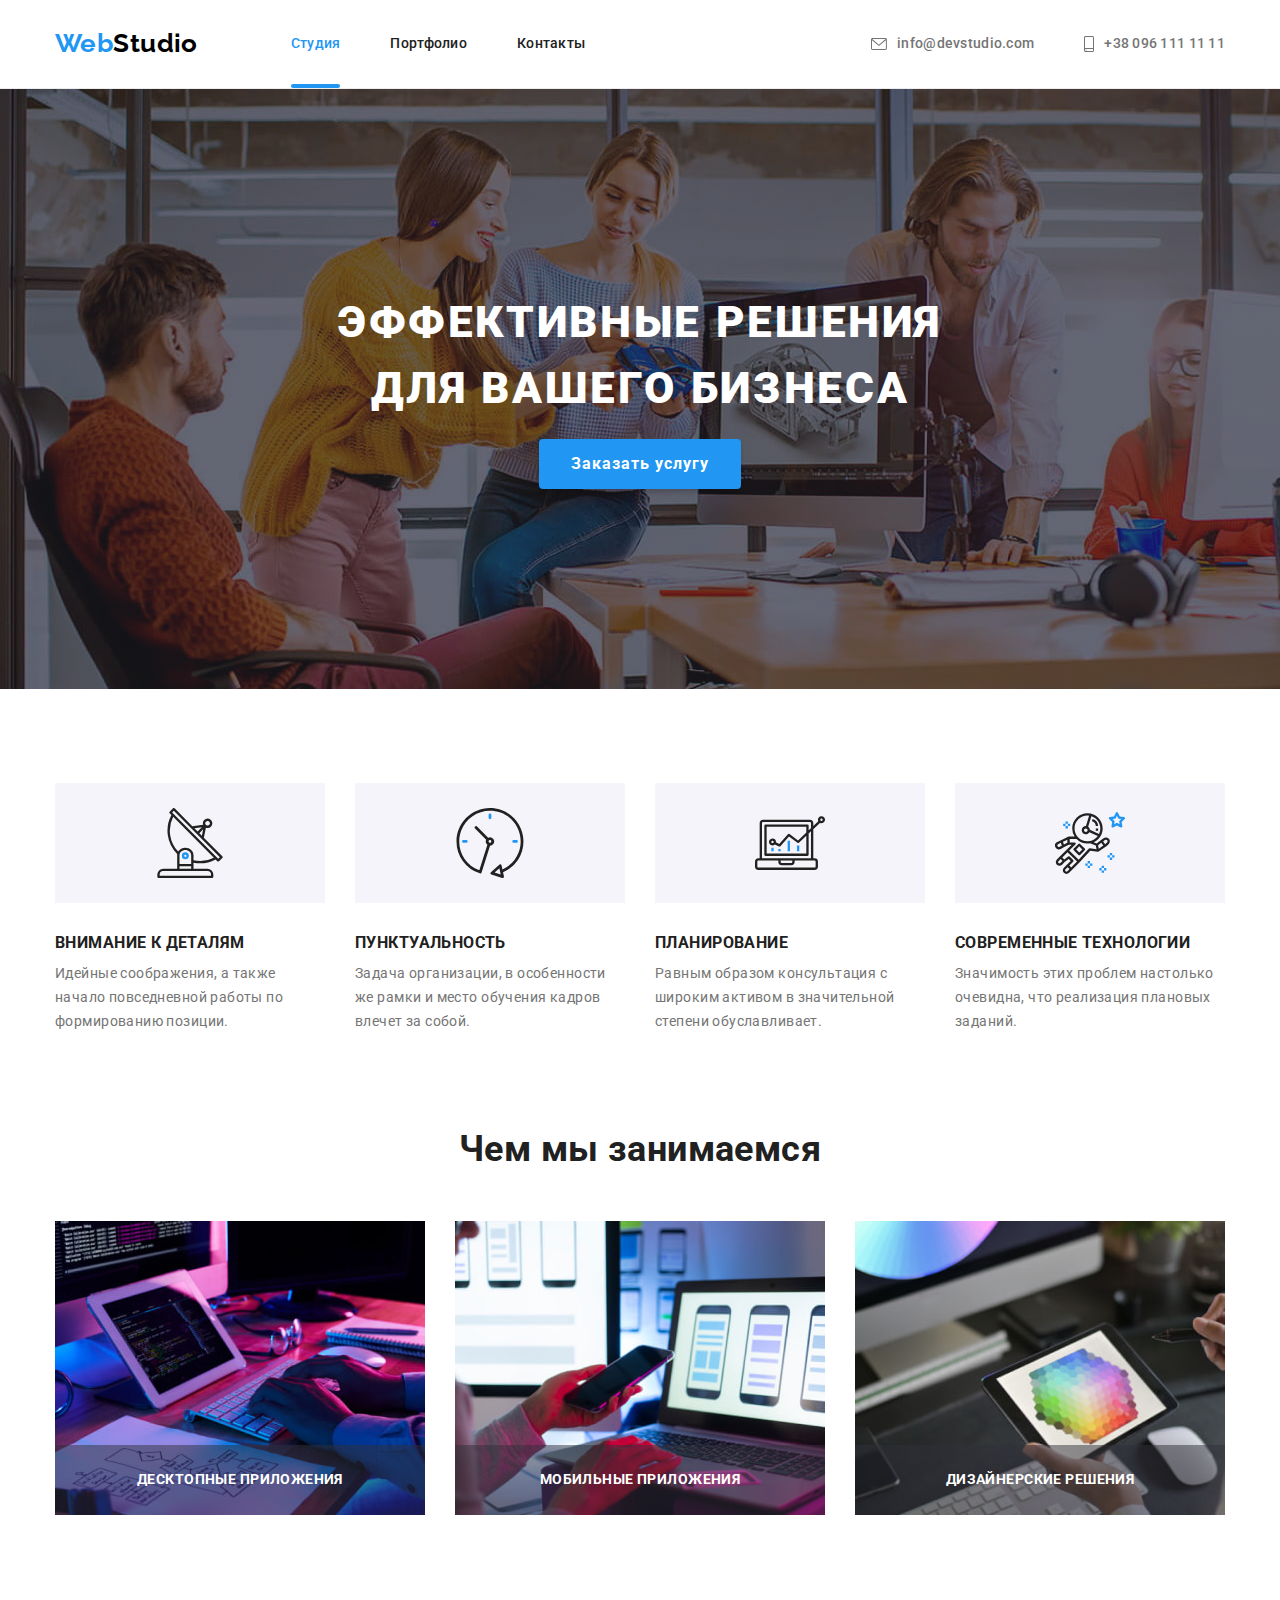
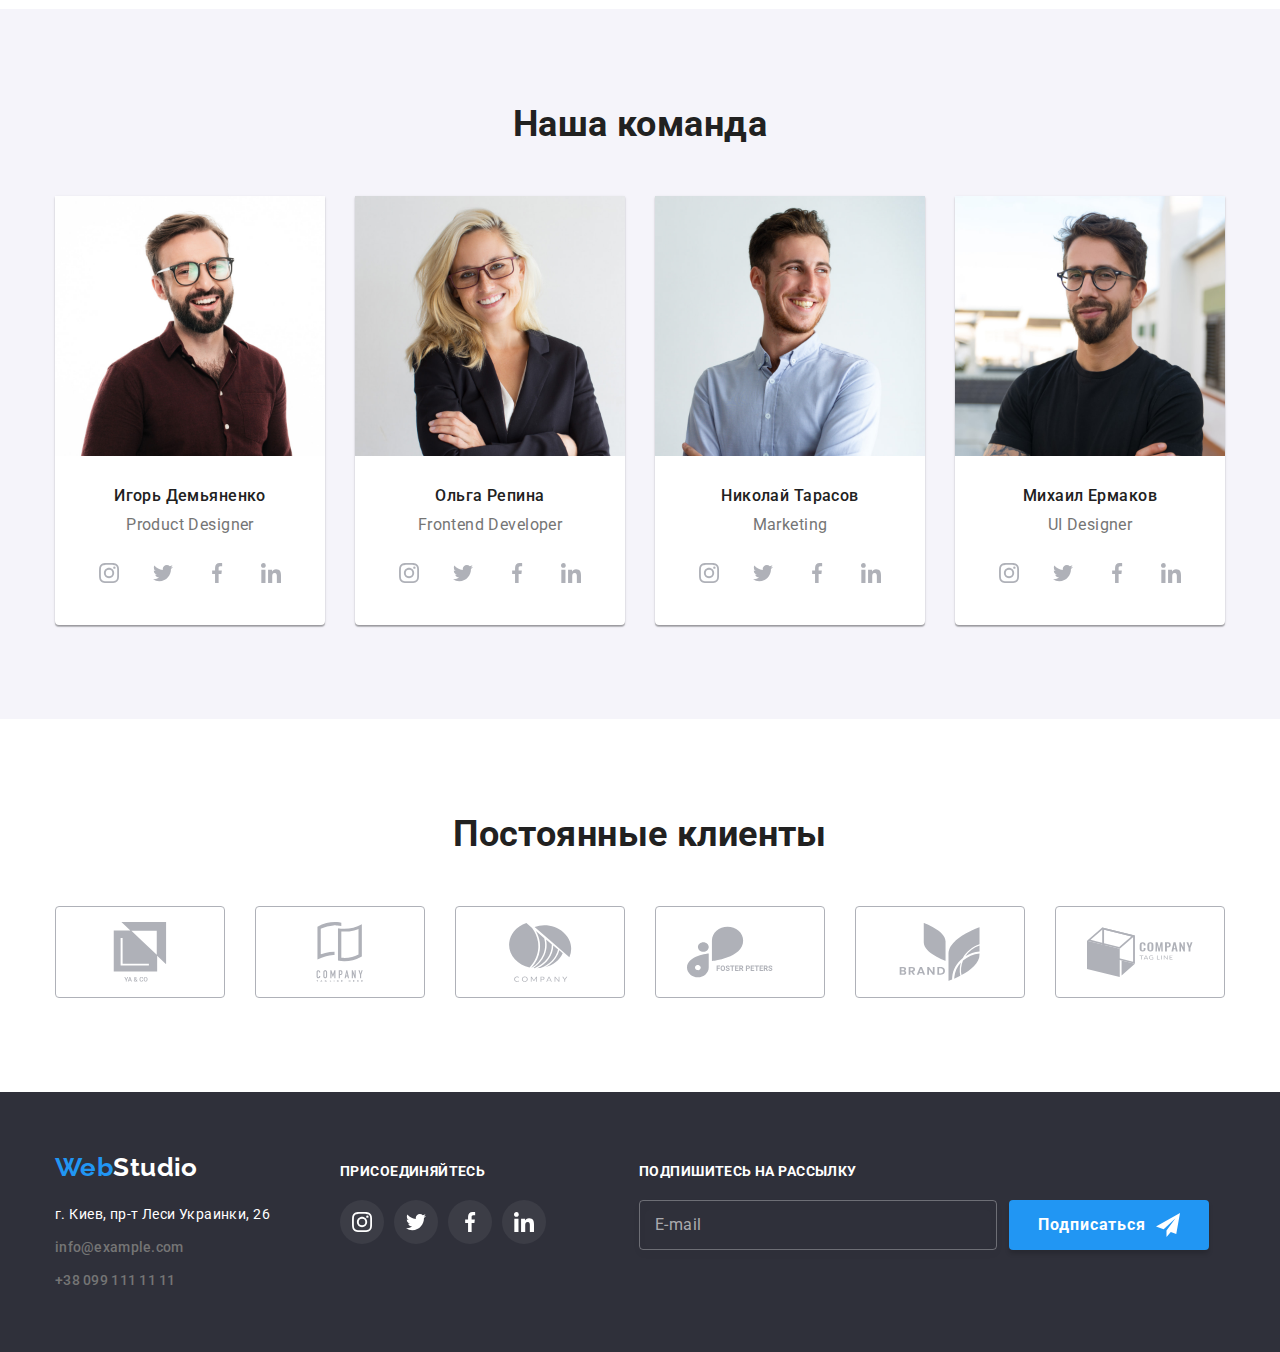
<file: index.html>
<!DOCTYPE html>
<html lang="ru">
<head>
    <meta charset="UTF-8">
    <meta http-equiv="X-UA-Compatible" content="IE=edge">
    <meta name="viewport" content="width=device-width, initial-scale=1.0">
    <title>Студия</title>
    <link href="https://fonts.googleapis.com/css2?family=Raleway:wght@700&family=Roboto:wght@400;500;700;900&display=swap"
        rel="stylesheet">
    <link rel="stylesheet" href="https://cdnjs.cloudflare.com/ajax/libs/modern-normalize/1.1.0/modern-normalize.min.css">    
    <link rel="stylesheet" href="./css/styles.css">    
</head>
<body>
    <header class="page-header">
        <div class="container main-nav">
        <nav class="nav">
            <a lang="en" href="./index.html" class="logo"><span class="accent">Web</span>Studio</a>    
            <ul class="site-nav">
                <li class="item"><a href="./index.html" class="link current">Студия</a></li>
                <li class="item"><a href="./portfolio.html" class="link">Портфолио</a></li>
                <li class="item"><a href=" " class="link">Контакты</a></li>
            </ul>
        </nav>
        <ul class="contacts">
            <li class="item">
                <a href="mailto:info@devstudio.com" class="link">
                    <svg class="icon mail" width="16" height="12">
                        <use href="./images/icons.svg#icon-envelope"></use>
                    </svg>
                    info@devstudio.com</a>
            </li>
            <li class="item"><a href="tel:+380961111111" class="link">
                <svg class="icon tel" width="10" height="16">
                    <use href="./images/icons.svg#icon-smartphone"></use>
                </svg>
                +38 096 111 11 11</a>
            </li>
        </ul>
        </div>
    </header>

    <main>
            <section class="hero-section">
                <div class="container">
                    <h1 class="page-title">Эффективные решения для вашего бизнеса</h1>
                    <button type="button" class="button" data-modal-open>Заказать услугу</button>
                </div>

                <div class="backdrop is-hidden" data-modal>
                    <div class="modal">
                        <button class="button-close" data-modal-close>
                            <svg class="icon-close" width="18" height="18">
                                <use href="./images/icons.svg#icon-close"></use>
                            </svg>   
                        </button>

                        <form class="js-form">
                            <p class="form-title">Оставьте свои данные, мы вам перезвоним</p>
                            <div class="form-field">
                                <label for="name" class="form-label">Имя</label>
                                <input type="text" class="form-input" name="name" id="name" placeholder=" ">
                                <svg class="icon">
                                    <use href="./images/icons.svg#icon-person"></use>
                                </svg>
                            </div>

                            <div class="form-field">
                                <label for="tel" class="form-label">Телефон</label>
                                <input type="tel" class="form-input" name="tel" id="tel" placeholder=" ">
                                <svg class="icon">
                                    <use href="./images/icons.svg#icon-phone"></use>
                                </svg>
                            </div>

                            <div class="form-field">
                                <label for="mail" class="form-label">Почта</label>
                                <input type="email" class="form-input" name="mail" id="mail" placeholder=" ">
                                <svg class="icon">
                                    <use href="./images/icons.svg#icon-email"></use>
                                </svg>
                            </div>

                            <div class="form-field comment">
                                <label for="comment" class="form-label">Комментарий</label>
                                <textarea name="comment" class="form-input textarea" id="comment" placeholder="Введите текст"></textarea>
                            </div>

                            <div class="form-checkbox">
                                <label for="agreement" class="checkbox-label">
                                    <input type="checkbox" class="checkbox" name="agreement" id="agreement">
                                    <svg class="icon-checkbox" width="16" height="15">
                                        <use href="./images/icons.svg#icon-checkbox"></use>
                                    </svg>
                                    Соглашаюсь с рассылкой и принимаю <a href="" class="agreement-link">Условия договора</a>
                                </label>
                            </div>

                            <button type="submit" class="button">Отправить</button>
                        </form>
                    </div>
                </div>
            
            </section>
        

        <section class="section-benefits">
            <!-- Заголовок секции можно скрыть через CSS -->
            <div class="container">
            <h2 hidden>Преимущества компании</h2>
            <ul class="section-list">
                <li class="section-item icon-antenna">
                    <div class="thumb">
                        <svg class="icon antenna" width="70" height="70">
                            <use href="./images/icons.svg#icon-antenna"></use>
                        </svg>
                    </div>
                    <h3 class="item-title">Внимание к деталям</h3>
                    <p class="item-text">Идейные соображения, а также начало повседневной работы по формированию позиции.</p>
                </li>
                <li class="section-item icon-clock">
                    <div class="thumb">
                        <svg class="icon clock" width="70" height="70">
                            <use href="./images/icons.svg#icon-clock"></use>
                        </svg>
                    </div>
                    <h3 class="item-title">Пунктуальность</h3>
                    <p class="item-text">Задача организации, в особенности же рамки и место обучения кадров влечет за собой.</p>
                </li>
                <li class="section-item icon-diagram">
                    <div class="thumb">
                        <svg class="icon diagram" width="70" height="70">
                            <use href="./images/icons.svg#icon-diagram"></use>
                        </svg>
                    </div>
                    <h3 class="item-title">Планирование</h3>
                    <p class="item-text">Равным образом консультация с широким активом в значительной степени обуславливает.</p>
                </li>
                <li class="section-item icon-astronaut">
                    <div class="thumb">
                        <svg class="icon astronaut" width="70" height="70">
                            <use href="./images/icons.svg#icon-astronaut"></use>
                        </svg>
                    </div>
                    <h3 class="item-title">Современные технологии</h3>
                    <p class="item-text">Значимость этих проблем настолько очевидна, что реализация плановых заданий.</p>
                </li>
            </ul>
            </div>
        </section>

        <section class="section-img">
            <div class="container">
            <h2 class="section-title">Чем мы занимаемся</h2>
            <ul class="section-list">
                <li class="section-item">
                    <img src="./images/box1.jpg" alt="computer-work"  width="370" height="294"/>
                    <p class="text-content">Десктопные приложения</p>
                </li>   
                <li class="section-item">
                    <img src="./images/box2.jpg" alt="laptop-work" width="370" height="294"/>
                    <p class="text-content">Мобильные приложения</p>
                </li>
                <li class="section-item">
                    <img src="./images/box3.jpg" alt="tablet-work" width="370" height="294"/>
                    <p class="text-content">Дизайнерские решения</p>
                </li>
            </ul>
            </div>
        </section>
        
        <section class="section-team">
            <div class="container">
            <h2 class="section-title">Наша команда</h2>
            <ul class="section-list">
                <li class="section-item">
                    <img src="./images/img.jpg" alt="Product_Designer_specialist" width="270" height="260" />
                    <div class="card-team">
                        <h3 class="item-title">Игорь Демьяненко</h3>
                        <p lang="en" class="item-text">Product Designer</p>
                        <ul class="social-links">
                            <li class="social-item">
                                <a href="" class="social-link">
                                    <svg class="icon instagram">
                                        <use href="./images/icons.svg#icon-instagram"></use>
                                    </svg>
                                </a>
                            </li>
                            <li class="social-item">
                                <a href="" class="social-link">
                                    <svg class="icon twittwer">
                                        <use href="./images/icons.svg#icon-twitter"></use>
                                    </svg>
                                </a>
                            </li>
                            <li class="social-item">
                                <a href="" class="social-link">
                                    <svg class="icon facebook">
                                        <use href="./images/icons.svg#icon-facebook"></use>
                                    </svg>
                                </a>
                            </li>
                            <li class="social-item">
                                <a href="" class="social-link">
                                    <svg class="icon linkedin">
                                        <use href="./images/icons.svg#icon-linkedin"></use>
                                    </svg>
                                </a>
                            </li>
                        </ul>
                    </div>  
                </li>
                <li class="section-item">
                    <img src="./images/img(1).jpg" alt="Frontend_Developer_specialist" width="270" height="260"/>
                    <div class="card-team">
                        <h3>Ольга Репина</h3>
                        <p lang="en" class="item-text">Frontend Developer</p>
                        <ul class="social-links">
                            <li class="social-item">
                                <a href="" class="social-link">
                                    <svg class="icon instagram">
                                        <use href="./images/icons.svg#icon-instagram"></use>
                                    </svg>
                                </a>
                            </li>
                            <li class="social-item">
                                <a href="" class="social-link">
                                    <svg class="icon twittwer">
                                        <use href="./images/icons.svg#icon-twitter"></use>
                                    </svg>
                                </a>
                            </li>
                            <li class="social-item">
                                <a href="" class="social-link">
                                    <svg class="icon facebook">
                                        <use href="./images/icons.svg#icon-facebook"></use>
                                    </svg>
                                </a>
                            </li>
                            <li class="social-item">
                                <a href="" class="social-link">
                                    <svg class="icon linkedin">
                                        <use href="./images/icons.svg#icon-linkedin"></use>
                                    </svg>
                                </a>
                            </li>
                        </ul>
                    </div>
                </li>
                <li class="section-item">
                    <img src="./images/img(2).jpg" alt="Marketing_specialist" width="270" height="260"/>
                    <div class="card-team">
                        <h3 class="item-title">Николай Тарасов</h3>
                        <p lang="en" class="item-text">Marketing</p>
                        <ul class="social-links">
                            <li class="social-item">
                                <a href="" class="social-link">
                                    <svg class="icon instagram">
                                        <use href="./images/icons.svg#icon-instagram"></use>
                                    </svg>
                                </a>
                            </li>
                            <li class="social-item">
                                <a href="" class="social-link">
                                    <svg class="icon twittwer">
                                        <use href="./images/icons.svg#icon-twitter"></use>
                                    </svg>
                                </a>
                            </li>
                            <li class="social-item">
                                <a href="" class="social-link">
                                    <svg class="icon facebook">
                                        <use href="./images/icons.svg#icon-facebook"></use>
                                    </svg>
                                </a>
                            </li>
                            <li class="social-item">
                                <a href="" class="social-link">
                                    <svg class="icon linkedin">
                                        <use href="./images/icons.svg#icon-linkedin"></use>
                                    </svg>
                                </a>
                            </li>
                        </ul>
                    </div>
                </li>
                <li class="section-item">
                    <img src="./images/img(3).jpg" alt="UI_Designer_specialist" width="270" height="260"/>
                    <div class="card-team">
                        <h3 class="item-title">Михаил Ермаков</h3>
                        <p lang="en" class="item-text">UI Designer</p>
                        <ul class="social-links">
                            <li class="social-item">
                                <a href="" class="social-link">
                                    <svg class="icon instagram">
                                        <use href="./images/icons.svg#icon-instagram"></use>
                                    </svg>
                                </a>
                            </li>
                            <li class="social-item">
                                <a href="" class="social-link">
                                    <svg class="icon twittwer">
                                        <use href="./images/icons.svg#icon-twitter"></use>
                                    </svg>
                                </a>
                            </li>
                            <li class="social-item">
                                <a href="" class="social-link">
                                    <svg class="icon facebook">
                                        <use href="./images/icons.svg#icon-facebook"></use>
                                    </svg>
                                </a>
                            </li>
                            <li class="social-item">
                                <a href="" class="social-link">
                                    <svg class="icon linkedin">
                                        <use href="./images/icons.svg#icon-linkedin"></use>
                                    </svg>
                                </a>
                            </li>
                        </ul>
                    </div>
                </li>
            </ul>
            </div>
        </section>

        <section class="clients">
            <div class="container">
                <h2 class="section-title">Постоянные клиенты</h2>
                <ul class="client-list">
                    <li class="client-item">
                        <a href="" class="client-link">
                            <svg class="icon-logo">
                                <use href="./images/icons.svg#icon-logo-1"></use>
                            </svg>
                        </a>
                    </li>
                    <li class="client-item">
                        <a href="" class="client-link">
                            <svg class="icon-logo">
                                <use href="./images/icons.svg#icon-logo-2"></use>
                            </svg>
                        </a>
                    </li>
                    <li class="client-item">
                        <a href="" class="client-link">
                            <svg class="icon-logo">
                                <use href="./images/icons.svg#icon-logo-3"></use>
                            </svg>
                        </a>
                    </li>
                    <li class="client-item">
                        <a href="" class="client-link">
                            <svg class="icon-logo">
                                <use href="./images/icons.svg#icon-logo-4"></use>
                            </svg>
                        </a>
                    </li>
                    <li class="client-item">
                        <a href="" class="client-link">
                            <svg class="icon-logo">
                                <use href="./images/icons.svg#icon-logo-5"></use>
                            </svg>
                        </a>
                    </li>
                    <li class="client-item">
                        <a href="" class="client-link">
                            <svg class="icon-logo">
                                <use href="./images/icons.svg#icon-logo-6"></use>
                            </svg>
                        </a>
                    </li>
                </ul>
            </div>
        </section>
    </main>

    <footer class="page-footer">
        <div class="container">
            <div>
                <a lang="en" href="./index.html" class="logo"> <span class="accent">Web</span>Studio</a>
            <!-- Скрыть заголовок через CSS -->
                <h2 class="contacts-title">Контакты</h2>
                <address>
                    <ul class="contact-list">
                        <li class="item address"><a href="" class="link">г. Киев, пр-т Леси Украинки, 26</a></li>
                        <li class="item contacts"><a href="mailto:info@example.com" class="link">info@example.com</a></li>
                        <li class="item contacts"><a href="tel:+380991111111" class="link">+38 099 111 11 11</a></li>
                </ul>  
                </address>
            </div>

            <div class="join">
                <span class="text">присоединяйтесь</span>
                <ul class="footer social-links">

                    <li class="social-item">
                        <a href="" class="social-link">
                            <svg class="icon instagram">
                                <use href="./images/icons.svg#icon-instagram"></use>
                            </svg>
                        </a>
                    </li>

                    <li class="social-item">
                        <a href="" class="social-link">
                            <svg class="icon twittwer">
                                <use href="./images/icons.svg#icon-twitter"></use>
                            </svg>
                        </a>
                    </li>

                    <li class="social-item">
                        <a href="" class="social-link">
                            <svg class="icon facebook">
                                <use href="./images/icons.svg#icon-facebook"></use>
                            </svg>
                        </a>
                    </li>

                    <li class="social-item">
                        <a href="" class="social-link">
                            <svg class="icon linkedin">
                                <use href="./images/icons.svg#icon-linkedin"></use>
                            </svg>
                        </a>
                    </li>
                </ul>
            </div>

            <div class="subscription">
                <h2 class="subscription-title">Подпишитесь на рассылку</h2>
                <form class="js-form">
                    
                    <div class="form-field">
                        <input type="email" name="mail" class="input-mail" id="mail-footer">
                        <label for="mail-footer" class="mail-label">E-mail</label>
                    </div>
                    
                    <button type="submit" class="button">Подписаться
                        <svg class="icon-send" width="24" height="24">
                            <use href="./images/icons.svg#icon-send"></use>
                        </svg>
                    </button>
                </form>
            </div>
        </div>

    </footer>
    <script src="./js/modal.js"></script>     
</body>
</html>
</file>
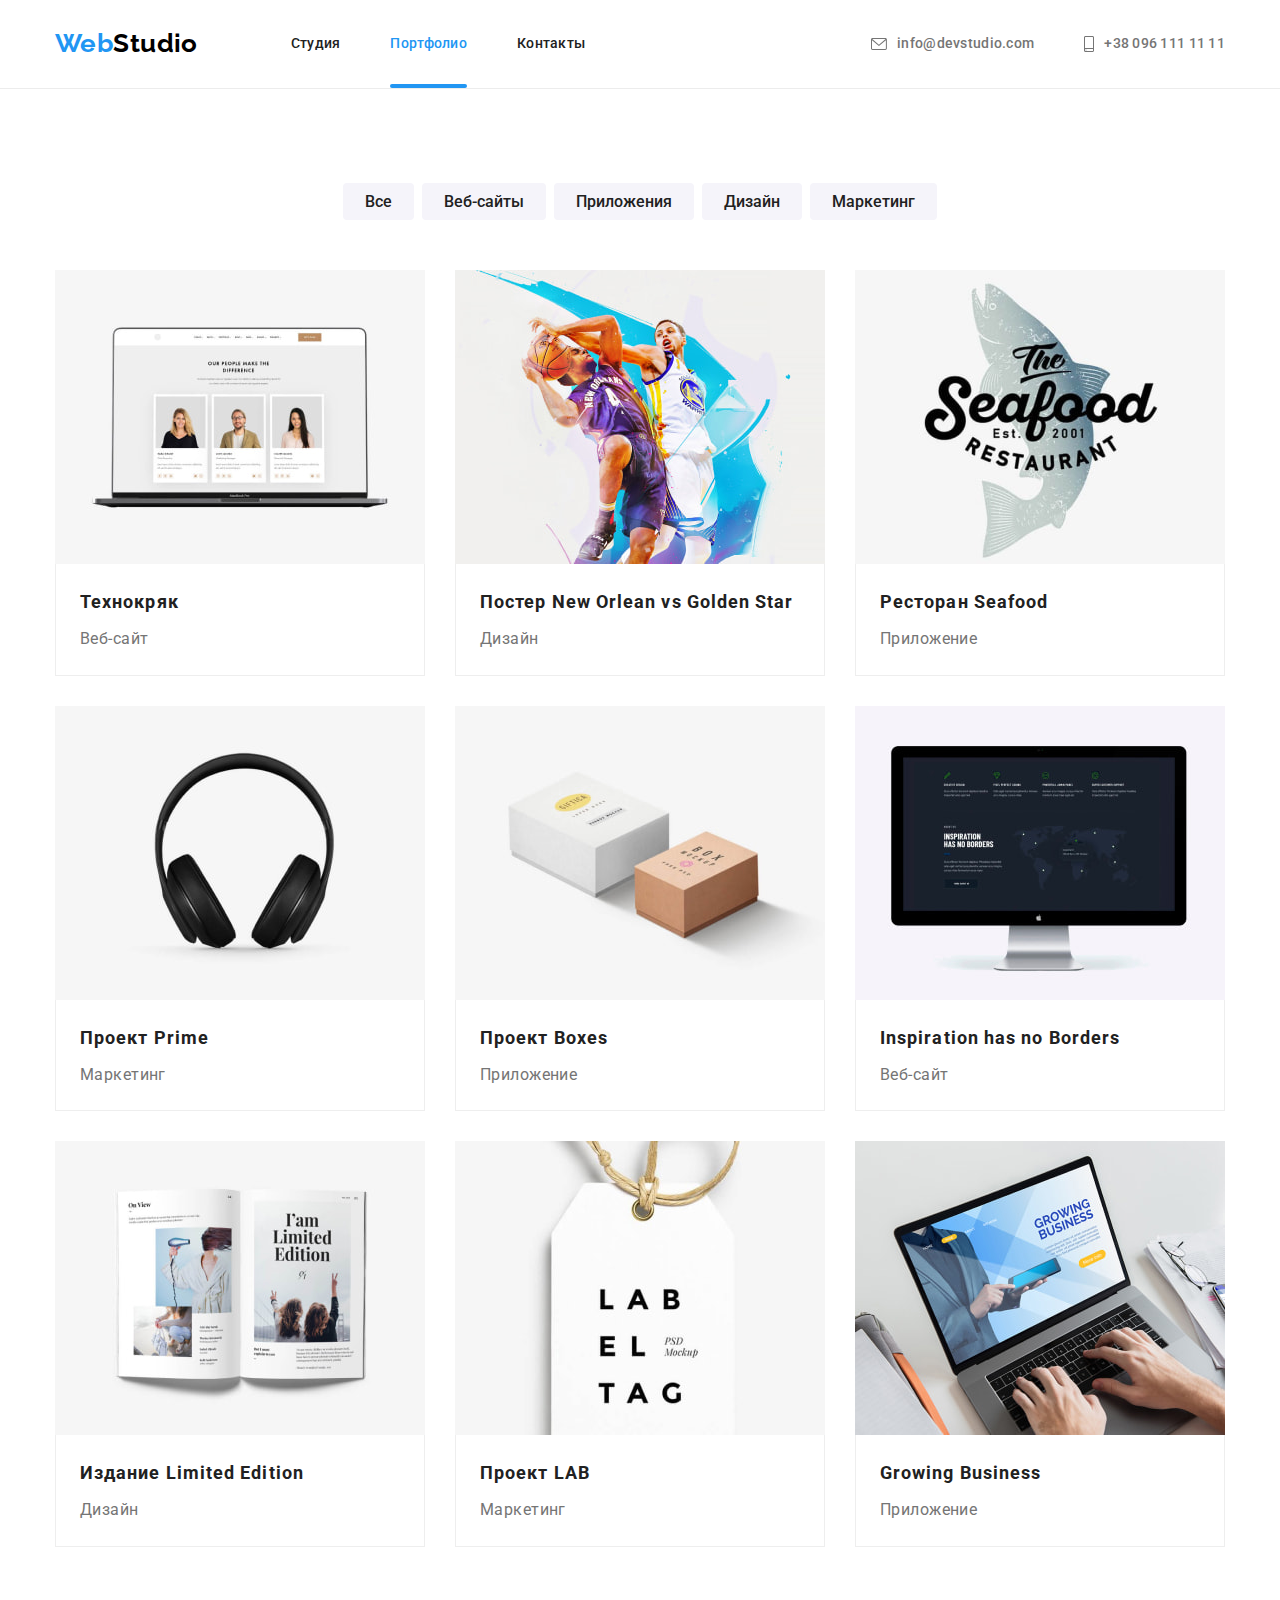
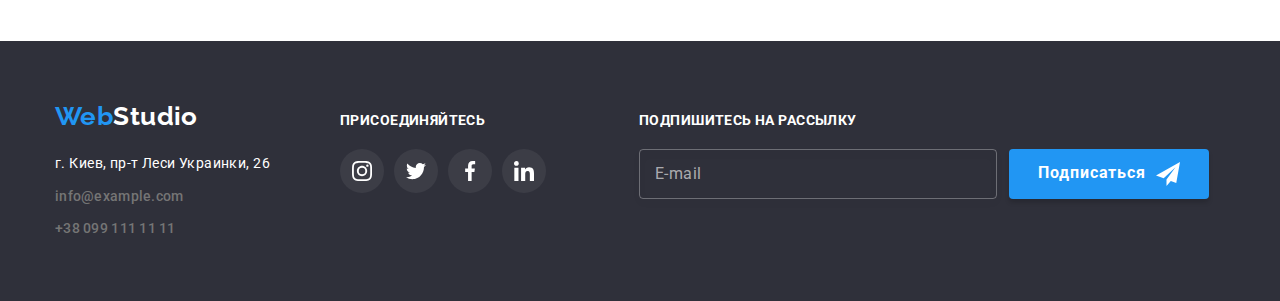
<file: portfolio.html>
<!DOCTYPE html>
<html lang="ru">

<head>
    <meta charset="UTF-8">
    <meta http-equiv="X-UA-Compatible" content="IE=edge">
    <meta name="viewport" content="width=device-width, initial-scale=1.0">
    <title>Студия</title>
    <link
        href="https://fonts.googleapis.com/css2?family=Raleway:wght@700&family=Roboto:wght@400;500;700;900&display=swap"
        rel="stylesheet">
    <link rel="stylesheet" href="./css/styles.css">
</head>

<body>
    <header class="page-header">
        <div class="container main-nav">
            <nav class="nav">
                <a lang="en" href="./index.html" class="logo"><span class="accent">Web</span>Studio</a>
                <ul class="site-nav">
                    <li class="item"><a href="./index.html" class="link">Студия</a></li>
                    <li class="item"><a href="./portfolio.html" class="link current">Портфолио</a></li>
                    <li class="item"><a href=" " class="link">Контакты</a></li>
                </ul>
            </nav>
            <ul class="contacts">
                <li class="item">
                    <a href="mailto:info@devstudio.com" class="link">
                        <svg class="icon mail" width="16" height="12">
                            <use href="./images/icons.svg#icon-envelope"></use>
                        </svg>
                        info@devstudio.com</a>
                </li>
                <li class="item"><a href="tel:+380961111111" class="link">
                        <svg class="icon tel" width="10" height="16">
                            <use href="./images/icons.svg#icon-smartphone"></use>
                        </svg>
                        +38 096 111 11 11</a>
                </li>
            </ul>
        </div>
    </header>

    <main>
        <section class="section-portfolio">
            <h2 hidden>Портфолио</h2>
        <div class="container">
            <ul class="section-list buttons">
                <li class="list-item"><button type="button" class="button-filter">Все</button></li>
                <li class="list-item"><button type="button" class="button-filter">Веб-сайты</button></li>
                <li class="list-item"><button type="button" class="button-filter">Приложения</button></li>
                <li class="list-item"><button type="button" class="button-filter">Дизайн</button></li>
                <li class="list-item"><button type="button" class="button-filter">Маркетинг</button></li>
            </ul>
       
            <ul class="card-set"> 

                <li class="list-item">
                    <a href="" class="link">
                        <div class="card-thumb">
                            <img src="./images_portfolio/img_1.jpg" alt="website" width="370">
                            <div class="overlay">
                                <p class="overlay-text">Ресурс предлагает комплексные предложения с разным уровнем функционала и сервисов.
                                    Все это позволит посетителю получить исчерпывающие сведения о компании или частном лице.</p>
                            </div>
                        </div>

                        <div class="card-content">
                            <h3 class="card-heading">Технокряк</h3>
                            <p class="card-text">Веб-сайт</p>
                        </div>
                    </a>
                </li>

                <li class="list-item">
                    <a href="" class="link">
                        <div class="card-thumb">
                            <img src="./images_portfolio/img_2.jpg" alt="poster" width="370">
                            <div class="overlay">
                                <p class="overlay-text">Ресурс предлагает комплексные предложения с разным уровнем функционала и сервисов.
                                    Все это позволит посетителю получить исчерпывающие сведения о компании или частном лице.</p>
                            </div>
                        </div>
                
                        <div class="card-content">
                            <h3 class="card-heading">Постер New Orlean vs Golden Star</h3>
                            <p class="card-text">Дизайн</p>
                        </div>
                    </a>
                </li>

                <li class="list-item">
                    <a href="" class="link">
                        <div class="card-thumb">
                            <img src="./images_portfolio/img_3.jpg" alt="Seafood_logo" width="370">
                            <div class="overlay">
                                <p class="overlay-text">Ресурс предлагает комплексные предложения с разным уровнем функционала и сервисов.
                                    Все это позволит посетителю получить исчерпывающие сведения о компании или частном лице.</p>
                            </div>
                        </div>
                
                        <div class="card-content">
                            <h3 class="card-heading">Ресторан Seafood</h3>
                            <p class="card-text">Приложение</p>
                        </div>
                    </a>
                </li>
            
                <li class="list-item">
                    <a href="" class="link">
                        <div class="card-thumb">
                            <img src="./images_portfolio/img_4.jpg" alt="headphones" width="370">
                            <div class="overlay">
                                <p class="overlay-text">Ресурс предлагает комплексные предложения с разным уровнем функционала и сервисов.
                                    Все это позволит посетителю получить исчерпывающие сведения о компании или частном лице.</p>
                            </div>
                        </div>
                
                        <div class="card-content">
                            <h3 class="card-heading">Проект Prime</h3>
                            <p class="card-text">Маркетинг</p>
                        </div>
                    </a>
                </li>

                <li class="list-item">
                    <a href="" class="link">
                        <div class="card-thumb">
                            <img src="./images_portfolio/img_5.jpg" alt="boxes" width="370">
                            <div class="overlay">
                                <p class="overlay-text">Ресурс предлагает комплексные предложения с разным уровнем функционала и сервисов.
                                    Все это позволит посетителю получить исчерпывающие сведения о компании или частном лице.</p>
                            </div>
                        </div>
                
                        <div class="card-content">
                            <h3 class="card-heading">Проект Boxes</h3>
                            <p class="card-text">Приложение</p>
                        </div>
                    </a>
                </li>

                <li class="list-item"> 
                    <a href="" class="link">
                        <div class="card-thumb">
                            <img src="./images_portfolio/img_6.jpg" alt="website" width="370">
                            <div class="overlay">
                                <p class="overlay-text">Ресурс предлагает комплексные предложения с разным уровнем функционала и сервисов.
                                    Все это позволит посетителю получить исчерпывающие сведения о компании или частном лице.</p>
                            </div>
                        </div>
                
                        <div class="card-content">
                            <h3 class="card-heading">Inspiration has no Borders</h3>
                            <p class="card-text">Веб-сайт</p>
                        </div>
                    </a>
                </li>

                <li class="list-item">
                    <a href="" class="link">
                        <div class="card-thumb">
                            <img src="./images_portfolio/img_7.jpg" alt="journal" width="370">
                            <div class="overlay">
                                <p class="overlay-text">Ресурс предлагает комплексные предложения с разным уровнем функционала и сервисов.
                                Все это позволит посетителю получить исчерпывающие сведения о компании или частном лице.</p>
                            </div>
                        </div>
                
                        <div class="card-content">
                            <h3 class="card-heading">Издание Limited Edition</h3>
                            <p class="card-text">Дизайн</p>
                        </div>
                    </a>
                </li>
                
                <li class="list-item">  
                    <a href="" class="link">
                        <div class="card-thumb">
                            <img src="./images_portfolio/img_8.jpg" alt="project_LAB_logo" width="370">
                            <div class="overlay">
                                <p class="overlay-text">Ресурс предлагает комплексные предложения с разным уровнем функционала и сервисов.
                                Все это позволит посетителю получить исчерпывающие сведения о компании или частном лице.</p>
                            </div>
                        </div>

                        <div class="card-content">
                            <h3 class="card-heading">Проект LAB</h3>
                            <p class="card-text">Маркетинг</p>
                        </div>
                    </a>    
                </li>

                <li class="list-item">                  
                    <a href="" class="link">
                        <div class="card-thumb">
                            <img src="./images_portfolio/img_9.jpg" alt="website" width="370">
                            <div class="overlay">
                                <p class="overlay-text">Ресурс предлагает комплексные предложения с разным уровнем функционала и сервисов.
                                Все это позволит посетителю получить исчерпывающие сведения о компании или частном лице.</p>
                            </div>
                        </div>
                
                        <div class="card-content">
                            <h3 class="card-heading">Growing Business</h3>
                            <p class="card-text">Приложение</p>
                        </div>
                    </a>
                </li>
            </ul>
        </div>
        </section>

    </main>

    <footer class="page-footer">
        <div class="container">
            <div>
                <a lang="en" href="./index.html" class="logo"> <span class="accent">Web</span>Studio</a>
                <!-- Скрыть заголовок через CSS -->
                <h2 class="contacts-title">Контакты</h2>
                <address>
                    <ul class="contact-list">
                        <li class="item address"><a href="" class="link">г. Киев, пр-т Леси Украинки, 26</a></li>
                        <li class="item contacts"><a href="mailto:info@example.com" class="link">info@example.com</a></li>
                        <li class="item contacts"><a href="tel:+380991111111" class="link">+38 099 111 11 11</a></li>
                    </ul>
                </address>
            </div>
    
            <div class="join">
                <span class="text">присоединяйтесь</span>
                <ul class="footer social-links">
    
                    <li class="social-item">
                        <a href="" class="social-link">
                            <svg class="icon instagram">
                                <use href="./images/icons.svg#icon-instagram"></use>
                            </svg>
                        </a>
                    </li>
    
                    <li class="social-item">
                        <a href="" class="social-link">
                            <svg class="icon twittwer">
                                <use href="./images/icons.svg#icon-twitter"></use>
                            </svg>
                        </a>
                    </li>
    
                    <li class="social-item">
                        <a href="" class="social-link">
                            <svg class="icon facebook">
                                <use href="./images/icons.svg#icon-facebook"></use>
                            </svg>
                        </a>
                    </li>
    
                    <li class="social-item">
                        <a href="" class="social-link">
                            <svg class="icon linkedin">
                                <use href="./images/icons.svg#icon-linkedin"></use>
                            </svg>
                        </a>
                    </li>
                </ul>
            </div>

            <div class="subscription">
                <h2 class="subscription-title">Подпишитесь на рассылку</h2>
                <form class="js-form">
            
                    <div class="form-field">
                        <input type="email" name="mail" class="input-mail" id="mail-footer">
                        <label for="mail-footer" class="mail-label">E-mail</label>
                    </div>
            
                    <button type="submit" class="button">Подписаться
                        <svg class="icon-send" width="24" height="24">
                            <use href="./images/icons.svg#icon-send"></use>
                        </svg>
                    </button>
                </form>
            </div>
        </div>
    </footer>
</body>

</html>
</file>
<file: css/styles.css>
html {
    box-sizing: border-box;
}

*,
*::before,
*::after {
    box-sizing: inherit;
}

body {
    margin: 0 auto;

    color: #757575;

    font-family: 'Roboto', sans-serif;
    font-weight: 400;
    font-size: 14px;
    line-height: 1.2;
    letter-spacing: 0.03em;
}

:root {
    --bcg-main: #FFFFFF;
    --bcg-hero: #2F303A;
    --primary-text: #757575;
    --header-text: #212121;
    --accent: #2196F3;
    --white-text: #FFFFFF;
    --bcg-button: #F5F4FA; 
    --icon-fill: #AFB1B8;
    --icon-bckg-hover: #2196F3;
    --card-overlay: #2196F3E5;
    --backdrop-color: #00000033;
}

ul {
    margin: 0;
    padding: 0;
    list-style-type: none;
}

h1,
h2,
h3,
h4,
h5,
h6,
p {
    margin: 0;
}

img {
    display: block;
    max-width: 100%;
    height: auto;
}


/* header */

.container {
    width: 1200px;
    margin-left: auto;
    margin-right: auto;
    padding-left: 15px;
    padding-right: 15px;
}

.page-header {
    border-bottom-width: 1px;
    border-bottom-style: solid;
    border-bottom-color: #ECECEC;
}

.main-nav, .nav {
    display: flex;
    align-items: center;
}

.page-header, .section {
    background-color: var(--bcg-main);
}

.logo {
    display: block;
    
    color: #000000;

    font-family: 'Raleway', sans-serif;
    font-weight: 700;
    font-size: 26px;
    text-decoration: none;   
}

.page-header .logo {
    padding-top: 24px;
    padding-bottom: 25px;
    margin-right: 93px;
}

.accent {
    color: var(--accent);
}

.link {
    text-decoration: none;
}

.page-header .link {
    display: block;

    padding-top: 32px;
    padding-bottom: 32px;
}

.site-nav .item{
    position: relative;
}

.current::after {
    content: "";
    display: block;
    position: absolute;
    bottom: 0;
    width: 100%;
    height: 4px;

    background-color: var(--accent);
    border-radius: 2px;
}



.site-nav, .contacts {
    margin: 0;
    
    list-style-type: none;

    font-weight: 500;
    line-height: 1.7;
    letter-spacing: 0.02em;
}

 .site-nav {
     display: flex;
 }

.site-nav .link {
    color: var(--header-text);

    transition: color 250ms cubic-bezier(0.4, 0, 0.2, 1);
}

.site-nav .link.current {
    color: var(--accent);
}

.site-nav .item:not(:last-child),
.contacts .item:not(:last-child) {
    margin-right: 50px;
}

.contacts {
    display: flex;
    margin-left: auto;
}

.contacts .link {
    display: flex;
    align-items: center;

    color: var(--primary-text);

    transition: color 250ms cubic-bezier(0.4, 0, 0.2, 1);
}

.site-nav .link:hover,
.site-nav .link:focus {
    color: var(--accent);
}

.contacts .link:hover,
.contacts .link:focus {
    color: var(--accent);
}

.contacts .icon {
    margin-right: 10px;

    fill: currentColor;
}


/* main Студия*/
.hero-section {
    margin: 0 auto;
    padding: 200px 0;

    max-width: 1600px;

    background-color: var(--bcg-hero);

    text-align: center;

    background-image: linear-gradient( to right,
    rgba(47, 48, 58, 0.4),
    rgba(47, 48, 58, 0.4)),
    url(../images/overlay.jpg);
}

 .page-title {
    margin-top: 0;
    margin-right: auto;
    margin-left: auto;
    margin-bottom: 30px;

    color: var(--white-text);
    width: 696px;
    height: 120px;
    

    font-weight: 900;
    font-size: 44px;
    line-height: 1.5;
    letter-spacing: 0.06em;
    text-transform: uppercase;
    text-align: center;
}

.button {
    margin: 0 auto;
    padding: 10px 32px;

    background-color: var(--accent);
    color: var(--white-text);
    border: none;
    border-radius: 4px;
    box-shadow: 0px 4px 4px rgba(0, 0, 0, 0.15);
    min-width: 200px;
    height: 50px;

    cursor: pointer;
    
    font-family: inherit;
    font-weight: 700;
    font-size: 16px;
    line-height: 1.9;
    text-align: center;
    letter-spacing: 0.06em;
}

.backdrop {
    position: fixed;
    z-index: 2;
    top: 0;
    left: 0;
    width: 100%;
    height: 100%;
    background-color: var(--backdrop-color);

    opacity: 1;

    transition: opacity 250ms cubic-bezier(0.4, 0, 0.2, 1);
}


.backdrop.is-hidden {
    opacity: 0;
    pointer-events: none;
}

.backdrop .is-hidden .modal {
    visibility: hidden;
    transform: translate(-50%, -50%) scale(0.9);
}

.modal {
    position: absolute;
    top: 50%;
    left: 50%;
    padding: 40px;

    width: 528px;
    height: 581px; 

    background-color: var(--bcg-main);
    box-shadow: 0px 1px 3px rgba(0, 0, 0, 0.12), 
        0px 1px 1px rgba(0, 0, 0, 0.14), 
        0px 2px 1px rgba(0, 0, 0, 0.2);
    border-radius: 4px;

    transform: translate(-50%, -50%) scale(1);
    transition: transform 250ms cubic-bezier(0.4, 0, 0.2, 1);
}

.button-close {
    position: absolute;
    display: flex;
    align-items: center;
    justify-content: center;
    margin: 0;
    padding: 0;
    top: 8px;
    right: 8px;
    width: 30px;
    height: 30px;
    cursor: pointer;
    background-color: #FFFFFF;
    border: 1px solid rgba(0, 0, 0, 0.1);
    border-radius: 50%;
}

.button-close:hover .icon-close{
    fill: var(--accent);
}

.form-title {
    margin-bottom: 12px;
    font-weight: 700;
    font-size: 20px;
    line-height: 1.15;
    text-align: center;
    
    color: var(--header-text);
}

.form-field {
    position: relative;

    margin-bottom: 10px;

    color: var(--header-text);
}

.comment {
    margin-bottom: 20px;
}


.form-input {
    z-index: 1;
    
    margin: 0;
    padding: 11px 42px;
    width: 100%;

    border: 1px solid rgba(33, 33, 33, 0.2);
        border-radius: 4px;
    outline: none;   
        
    transition-property: border-color;
    transition-duration: 250ms;
    transition-timing-function: cubic-bezier(0.4, 0, 0.2, 1);
}

.form-field .icon {
    position: absolute;
    display: inline-block;
    
    top: 50%;
    left: 12px;

    z-index: 2;
    width: 18px;
    height: 18px;
    fill: currentColor;

    transition-property: color;
    transition-duration: 250ms;
    transition-timing-function: cubic-bezier(0.4, 0, 0.2, 1);
}

.form-label {
    display: flex;
    margin-bottom: 4px;

    font-size: 12px;
    line-height: 14px;
    letter-spacing: 0.01em;
    color: var(--primary-text);
}

.form-input:hover {
    border-color: var(--accent);
}

.form-input:focus,
.form-input:not(:placeholder-shown) {
    border-color: var(--accent);
}

.form-input:hover + .icon,
.form-input:focus + .icon {
    color: var(--icon-bckg-hover);
}

.textarea {
    display: block;
    resize: none;
    height: 120px;
    padding: 12px 16px;
}

.form-input::placeholder {
    
    letter-spacing: 0.01em;
    color: rgba(117, 117, 117, 0.5);
}

.form-checkbox {
    display: flex;
    align-items: center;
    justify-content: center;
    margin-bottom: 30px;
}

.checkbox-label {
    margin-left: 8px;
    line-height: 1.7;
}

.agreement-link {
    line-height: 1.7;
    text-decoration-line: underline;
    color: var(--accent);
}

.checkbox {
    -webkit-appearance: none;
    -moz-appearance: none;
    appearance: none;

    position: absolute;
}

.checkbox-label {
    display: inline-block;
}

.checkbox:checked + .icon-checkbox {
    fill: var(--icon-bckg-hover);
    background-color: var(--icon-bckg-hover);
    background-image: url(../images/icon.svg/check.svg);
    background-size: contain;
    background-origin: border-box;
}

.section-title {
    margin: 0;
    margin-bottom: 50px;

    color: var(--header-text);

    font-weight: 700;
    font-size: 36px;
    text-align: center;
}

.section-list {
    display: flex;
    align-items: center;
}

.section-list .section-item:not(:last-child) {
    margin-right: 30px;
}

.section-benefits {
    padding: 94px 0;
}

.thumb {
    display: flex;
    align-items: center;
    justify-content: center;
    width: 270px;
    height: 120px;

    background-color: var(--bcg-button);
    margin-bottom: 30px;
}

.section-benefits .item-title {
    margin: 0;
    margin-bottom: 10px;

    color: var(--header-text);

    font-weight: 700;
    text-transform: uppercase;
}

/* .section-benefits .section-item::before {
    content: "";

    display: block;
    width: 270px;
    height: 120px;
    background-color: var(--bcg-button);
    background-repeat: no-repeat;
    background-position: center;
}

.icon-antenna::before {
    background-image: url(../images/icons.svg/antenna.svg);
}

.icon-clock::before {
    background-image: url(../images/icons.svg/clock.svg);
}

.icon-diagram::before {
    background-image: url(../images/icons.svg/diagram.svg);
}

.icon-astronaut::before {
    background-image: url(../images/icons.svg/astronaut.svg);
} */

.section-benefits .item-text {
    line-height: 1.7;
}

.section-img {
    padding-bottom: 94px;
}

.section-img .section-item {
    position: relative;
    z-index: 1;
}

.section-img .text-content {
    position: absolute;
    bottom: 0;
    display: flex;
    align-items: center;
    justify-content: center;
    width: 100%;
    height: 70px;
    
    font-weight: 700;
    font-size: 14px;
    line-height: 1.14;
    text-align: center;
    text-transform: uppercase;
    
    color: #FFFFFF;
    background-color: #2F303A80;
}

.section-team {
    background-color: var(--bcg-button);
}

.section-team {
    padding-top: 94px;
    padding-bottom: 94px;
}

.section-team .section-title {
    /* padding-top: 94px; */
}

.section-team .section-item {
    background-color: var(--bcg-main);
    box-shadow: 0px 1px 3px rgba(0, 0, 0, 0.12), 0px 1px 1px rgba(0, 0, 0, 0.14), 0px 2px 1px rgba(0, 0, 0, 0.2);
    border-radius: 0px 0px 4px 4px;
}

.card-team {
    max-width: 270px;
    padding: 30px 32px;
}

.section-team .section-item h3 {
    margin-bottom: 10px;

    color: var(--header-text);

    font-weight: 500;
    font-size: 16px;
    text-align: center;
}

.section-team .section-item p {
   
    font-size: 16px;
    text-align: center;

    margin-bottom: 16px;
}

.social-links {
    display: flex;
  
    align-items: center;
    justify-content: center;
}

.social-links .icon {
    width: 20px;
    height: 20px;
    
    fill: currentColor;
}

.social-links .social-item:not(:last-child) {
    margin-right: 10px;
}

.social-link {
    display: flex;
    align-items: center;
    justify-content: center;
    width: 44px;
    height: 44px;
    
    
    color: var(--icon-fill);
    background: #FFFFFF;
    border-radius: 50%;

    transition-property: color, background-color;
    transition-duration: 250ms;
    transition-timing-function: cubic-bezier(0.4, 0, 0.2, 1);
}

.social-link:hover,
.social-link:focus {
    background-color: var(--icon-bckg-hover);
    color: var(--bcg-main);
}

.clients {
    padding: 94px 0;
}

.client-list {
    display: flex;
}

.client-item:not(:last-child) {
    margin-right: 30px;
}

.icon-logo {
    width: 106px;
    height: 60px;

    fill: currentColor;
}

.client-link {
    display: flex;
    align-items: center;
    justify-content: center;

    width: 170px;
    height: 92px;

    color: var(--icon-fill);
    background-color: var(--bcg-main);
    border: 1px solid var(--icon-fill);
    border-radius: 4px;

    transition-property: color, border-color;
    transition-duration: 250ms;
    transition-timing-function: cubic-bezier(0.4, 0, 0.2, 1);
}

.client-link:hover,
.client-link:focus {
    border-color: var(--icon-bckg-hover);
    color: var(--icon-bckg-hover);
}

/* Footer */
.page-footer {
    padding: 60px 0;

    background-color: var(--bcg-hero);
}

.page-footer .container {
    display: flex;
}

.page-footer .logo {
    display: inline-block;
    margin-bottom: 20px;

    color: var(--white-text);
}
.contacts-title {
    display: none;
}

.contact-list {
    display: inline-block;
    list-style-type: none;

    font-style: normal;
    line-height: 1.7;

    margin-right: 70px;
}

.contact-list .item:not(:last-child) {
    margin-bottom: 9px;
}

.address .link {
    color: var(--white-text);
}

.join {
    padding-top: 12px;
    margin-right: 93px;
}

.join .text {
    display: block;
    color: var(--white-text);

    font-weight: 700;
    font-size: 14px;
    line-height: 1.14;
    text-transform: uppercase;

    margin-bottom: 20px;
}

.join .social-link {
    background-color: #FFFFFF10;

    transition: background-color 250ms cubic-bezier(0.4, 0, 0.2, 1);
}

.join .icon {
    fill: var(--bcg-main);
}

.join .social-link:hover,
.join .social-link:focus {
    background-color: var(--icon-bckg-hover);
}


.subscription {
    padding-top: 12px;
}
.subscription-title {
    display: block;
    margin-bottom: 20px;
    
    font-weight: 700;
    font-size: 14px;
    line-height: 1.14;
    text-transform: uppercase;
    color: var(--white-text);
}

.subscription .js-form {
    display: flex;
    width: 570px;
}

.subscription .form-field {
    position: relative;
    margin-right: 12px;
    margin-bottom: 0;
}

.input-mail {
    width: 358px;
    height: 50px;

    padding-left: 16px;

    font-size: 16px;
    
    color: rgba(255, 255, 255, 0.6);

    border: 1px solid rgba(255, 255, 255, 0.3);
        filter: drop-shadow(0px 4px 4px rgba(0, 0, 0, 0.15));
        border-radius: 4px;

    background-color: transparent;
}

.mail-label {
    position: absolute;
    top: 50%;
    left: 16px;

    transform: translateY(-50%);

    font-size: 16px;

    color: rgba(255, 255, 255, 0.6);
}

.input-mail:focus + .mail-label {
    display: none;
}

.subscription .button {
    display: flex;
    align-items: center;
    justify-content: center;
    padding: 0;
}

.icon-send {
    margin-left: 10px;
    fill: currentColor;
}

/* main Портфолио */

.section-portfolio {
    padding: 94px 0;
}

.buttons {
    justify-content: center;

    margin-bottom: 50px;
}

.button-filter {
    padding: 6px 22px;

    color: var(--header-text);
    background-color: var(--bcg-button);
    border: 0mm;
    border-radius: 4px;
    cursor: pointer;
    
    font-family: inherit;
    font-weight: 500;
    font-size: 16px;
    line-height: 1.6;
    text-align: center;

    transition: color, background-color, box-shadow;
    transition-duration: 250ms;
    transition-timing-function: cubic-bezier(0.4, 0, 0.2, 1);

}

.buttons .list-item:not(:last-child) {
    margin-right: 8px;
}

.section-list .button-filter:hover,
.section-list .button-filter:focus {
    color: var(--white-text);
    background-color: var(--accent);
    box-shadow: 0px 4px 4px rgba(0, 0, 0, 0.25);
}

.card-set {
    display: flex;
    flex-wrap: wrap;

    margin-top: -30px;
    margin-left: -30px;
}

.card-set > .list-item .link {
    flex-basis: calc(100% / 3 - 30px);
    margin-top: 30px;
    margin-left: 30px;

    transition-property: box-shadow;
    transition-duration: 250ms;
    transition-timing-function: cubic-bezier(0.4, 0, 0.2, 1);
}

.list-item .link {
    display: inline-block;
}

 .list-item .link:hover,
 .list-item .link:focus {
    box-shadow: 0px 4px 4px rgba(0, 0, 0, 0.25);
}

.card-content {
    padding: 20px 24px;

    border-width: 1px;
    border-style: solid;
    border-color: #EEEEEE;

    border-top-style: none;
}

.card-heading {
    margin-bottom: 4px;

    color: var(--header-text);

    font-weight: 700;
    font-size: 18px;
    line-height: 2;
    letter-spacing: 0.06em;
}

.card-text {
    color: var(--primary-text);
    
    font-size: 16px;
    line-height: 1.9;
}

.card-thumb {
    position: relative;
    overflow: hidden;
}

.card-set > .list-item .link:hover .overlay {
    transform: translatey(0);
}

.overlay {
    position: absolute;
    bottom: 0;
    width: 100%;
    height: 100%;
    background-color: var(--card-overlay);

    transform: translatey(100%);
    transition: transform 250ms cubic-bezier(0.4, 0, 0.2, 1);
}

.overlay-text {
    padding: 63px 24px;
    margin:0;
   
    font-size: 18px;
    line-height: 1.6;
    
    color: var(--white-text);
}


/* .cards  {
    display: flex;
    flex-wrap: wrap;
    padding-bottom: 94px;
}

.cards .list-item {
    width: calc((100% - 60px)/3);
}

.cards .list-item:not(:nth-child(3n)) {
    margin-right: 30px;
}

.cards .list-item:not(:nth-last-child(-n+3)) {
    margin-bottom: 30px;
}
</file>
